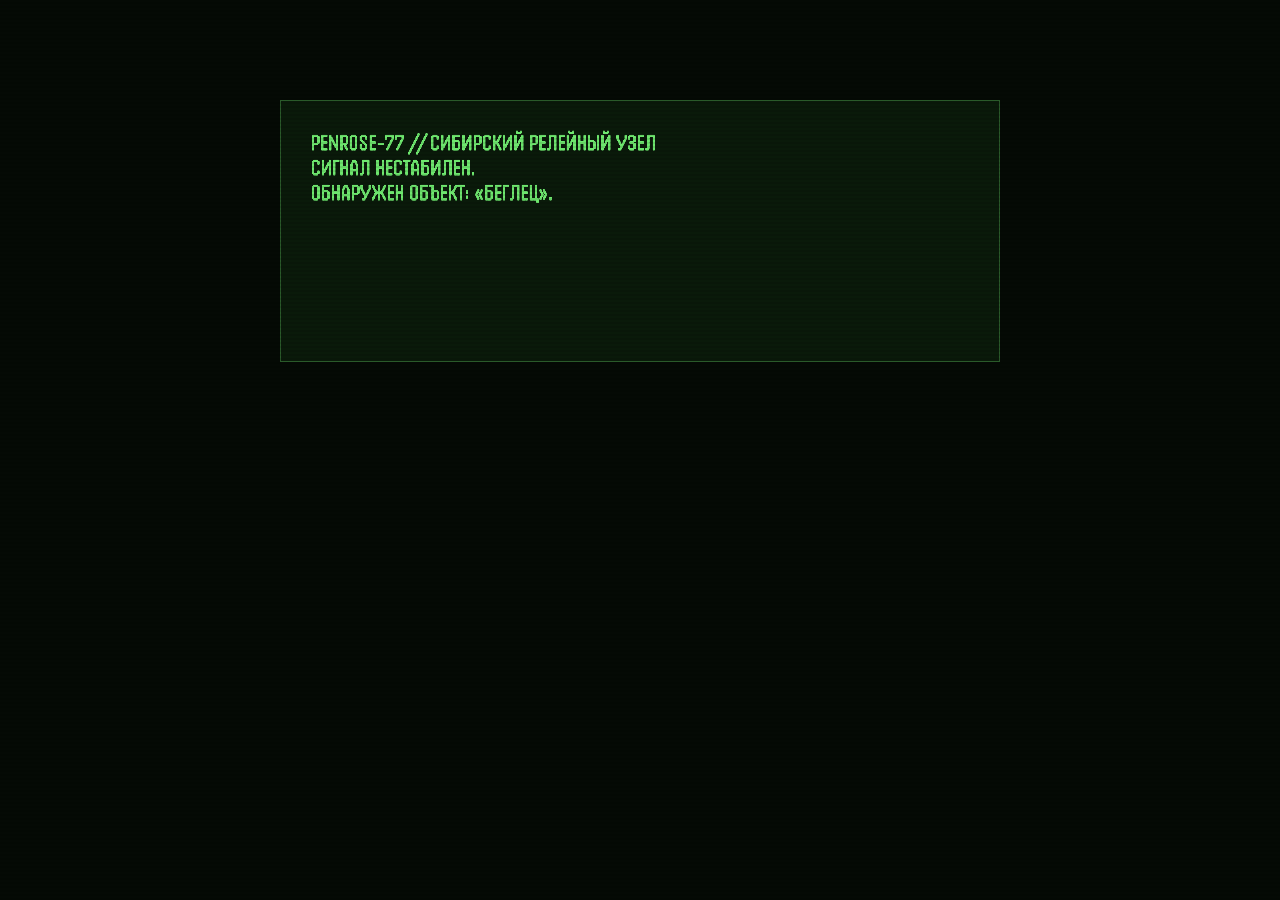
<file: index.html>
<!DOCTYPE html>
<html lang="ru">
<head>
  <meta charset="UTF-8" />
  <meta name="viewport" content="width=device-width, initial-scale=1.0" />
  <title>PENROSE-77: ПОБЕГ В СИБИРЬ</title>
  <link rel="icon" type="image/png" sizes="any" href="assets/img/icon_sait.png">
  <link rel="icon" type="image/png" sizes="64x64" href="assets/img/favicon.png">
  <link rel="shortcut icon" type="image/png" href="assets/img/favicon.png">
  <link rel="apple-touch-icon" href="assets/img/favicon.png">
  <link rel="preconnect" href="https://fonts.googleapis.com">
  <link href="https://fonts.googleapis.com/css2?family=DotGothic16&family=Handjet:wght@400..700&family=Noto+Sans+JP:wght@400;500&family=Press+Start+2P&display=swap" rel="stylesheet">
  <link rel="stylesheet" href="css/base.css?v=33">
  <link rel="stylesheet" href="css/scenes.css?v=33">
  <link rel="stylesheet" href="css/ui.css?v=33">
  <link rel="stylesheet" href="css/effects.css?v=33">
</head>
<body>
  <noscript><style>#loader{display:none}</style></noscript>
  <div id="crt-overlay"></div>

  <!-- Экран загрузки -->
  <div id="loader">
    <img id="loader-icon" src="assets/img/icon_load.png" alt="">
    <div class="loader-bar"><div id="loader-fill"></div></div>
    <p class="loader-text">Пытаемся поймать сигнал…</p>
  </div>

  <!-- Игровое поле: масштабируется и двигается ползунками -->
  <div id="game-root">

  <!-- Аватар: лежит ПОД HUD-панелью, виден через отверстие кольца -->
  <div id="avatar-layer" hidden><img id="avatar" src="assets/img/Vlad-AV.png" alt=""></div>

  <!-- Постоянный UI -->
  <div id="hud" hidden>
    <button id="sound-btn" title="Звук">♪</button>
    <button id="restart-btn" title="Начать сначала">↺</button>
    <button id="notes-btn" title="Память"><img class="hud-icon" src="assets/img/Note.png" alt="Память"></button>
    <div id="inventory"></div>
    <div id="skills">
      <button data-skill="Q" data-label="Рывок" title="Рывок"><img class="hud-icon" src="assets/img/Q.png" alt="Q"></button>
      <button data-skill="W" data-label="Применить" title="Использовать предмет"><img class="hud-icon" src="assets/img/W.png" alt="W"></button>
      <button data-skill="E" data-label="Осмотр" title="Осмотреть предмет"><img class="hud-icon" src="assets/img/E.png" alt="E"></button>
      <button data-skill="R" data-label="Побег" title="ПОБЕГ — используется всего один раз в жизни"><img class="hud-icon" src="assets/img/icon_R.png" alt="R"></button>
    </div>
  </div>

  <!-- Сцена 0 -->
  <section class="scene active" id="scene-boot">
    <div class="crt-window">
      <pre id="boot-text"></pre>
      <div id="boot-input-wrap" hidden>
        <label>ПОЗЫВНОЙ ОБЪЕКТА:</label>
        <input id="callsign" maxlength="20" autocomplete="off" />
        <button id="start-btn" hidden>НАЧАТЬ ПЕРЕДАЧУ</button>
      </div>
      <p id="boot-easter" class="hidden">Обещание уже принято. Лучи ждёт в Сибири.</p>
    </div>
  </section>

  <!-- Сцена 1 -->
  <section class="scene" id="scene-commissariat">
    <div class="room">
      <div class="hotspot" data-id="calendar" title="Календарь" style="left:3%; top:12%; width:11%; height:33%;"></div>
      <div class="hotspot" data-id="photo"    title="Фотография" style="left:14.5%; top:30%; width:5%; height:20%;"></div>
      <div class="hotspot" data-id="mirror"   title="Зеркало" style="left:20%; top:17%; width:11%; height:43%;"></div>
      <div class="hotspot" data-id="radio"    title="Радио" style="left:30.5%; top:52%; width:9%; height:12%;"></div>
      <div class="hotspot" data-id="notice"   title="Повестка" style="left:10%; top:57%; width:14%; height:15%;"></div>
      <div class="hotspot" data-id="door"     title="Дверь" style="left:40%; top:24%; width:16%; height:56%;"></div>
      <div class="hotspot" data-id="safe"     title="Сейф" style="left:61%; top:24%; width:9.5%; height:49%;"></div>
      <div class="hotspot" data-id="window"   title="Окно" style="left:86%; top:7%; width:14%; height:50%;"></div>

      <img class="wall-text" src="assets/img/wall1.png" alt="" style="left:19%; top:5%; transform:rotate(-3deg);">
      <img class="wall-text" src="assets/img/wall5.png" alt="" style="left:44%; top:10%; transform:rotate(1.5deg);">
      <img class="wall-text" src="assets/img/wall2.png" alt="" style="left:31%; top:23%; transform:rotate(-2deg);">
      <img class="wall-text" src="assets/img/wall3.png" alt="" style="left:82%; top:62%;">
      <img class="wall-text hint" id="wall-hint" hidden src="assets/img/wall4.png" alt="" style="left:70%; top:18%; transform:rotate(2deg);">
    </div>
  </section>

  <!-- Сцена 2 -->
  <section class="scene" id="scene-station">
    <div class="station-room">
      <div class="hotspot" id="terminal" title="Терминал" style="left:30%; top:42%; width:9%; height:22%;"></div>
    </div>
    <button id="sleep-btn" class="big-btn" hidden>ЛЕЧЬ СПАТЬ</button>
  </section>

  <!-- Сцена 3 -->
  <section class="scene" id="scene-dream">
    <div id="dream-layer"></div>
    <div id="dream-luchi" aria-hidden="true">
      <div class="luchi-glow"></div>
      <img id="dream-model" src="assets/img/luchi_model.png" alt="">
    </div>
    <div class="dream-eye"><img id="dream-eye-img" src="assets/img/eye_dream.png" alt=""></div>
    <div class="dream-anchors">
      <div class="anchor" data-id="cat" title="Ева-Фунтик — кот, который светит" style="left:20%; top:65%;"><img src="assets/img/icon-catlight.png" alt=""></div>
      <div class="anchor" data-id="dino" title="Дейнозух — смелость и детство" style="left:80%; top:65%;"><img src="assets/img/icon-dino.png" alt=""></div>
      <div class="anchor" data-id="draw" title="Рисование — его собственный голос" style="left:35%; top:56%;"><img src="assets/img/manga.png" alt=""></div>
    </div>
    <div class="s-hint"><b>S</b><span>идти вперёд</span></div>
    <div class="dream-walk">
      <button id="walk-btn" class="hold-btn">ЗАЖМИ S — ИДИ ВПЕРЁД</button>
      <div class="walk-track"><div class="walk-fill" id="walk-fill"></div></div>
      <p class="walk-hint">Держи S или кнопку. Пока якоря не собраны, она уходит вперёд.</p>
    </div>
    <div id="hug-scene" hidden>
      <div class="hug-silhouettes">
        <img src="assets/img/luchi_model.png" alt="">
      </div>
      <p>Я рядом.</p>
      <button id="wake-btn">ПРОСНУТЬСЯ</button>
    </div>
  </section>

  <!-- Сцена 4 -->
  <section class="scene" id="scene-map">
    <div class="map-fog"></div>
    <div class="map-container">
      <button class="map-point" data-point="platform" style="top:80%; left:20%;">Повестка-Экспресс</button>
      <button class="map-point" data-point="road"     style="top:55%; left:40%;">Трасса</button>
      <button class="map-point" data-point="forest"   style="top:40%; left:55%;">Лес</button>
      <button class="map-point" data-point="taiga"    style="top:20%; left:75%;">Тайга</button>
    </div>
  </section>

  <!-- Финал -->
  <section class="scene" id="scene-final">
    <div class="final-room">
      <pre class="final-text">
PENROSE-77 // СИГНАЛ СТАБИЛЕН
ОБЪЕКТ ДОБРАЛСЯ.
ОПЕРАТОР НА МЕСТЕ.
ШАУРМА ГОТОВА.
DUO QUEUE: ОНЛАЙН.</pre>
      <div class="wall-inscription">
        「<span id="secret-word">約束</span>を忘れないで」
      </div>
      <button id="final-restart" onclick="restartFromFinal()">С НАЧАЛА</button>
    </div>
  </section>

  <!-- Модал (диалоги, терминал, код, радио) -->
  <div class="modal" id="modal" hidden>
    <div class="modal-window">
      <div id="modal-content"></div>
      <button id="modal-close">ЗАКРЫТЬ</button>
    </div>
  </div>

  <!-- Панель Память -->
  <div class="modal" id="notes-modal" hidden>
    <div class="modal-window">
      <h3>ПАМЯТЬ</h3>
      <ul id="notes-list"></ul>
      <button id="notes-close">ЗАКРЫТЬ</button>
    </div>
  </div>

  <!-- Концовки -->
  <div class="modal" id="ending-modal" hidden>
    <div class="modal-window ending-window">
      <h2 id="ending-title"></h2>
      <div id="ending-content"></div>
      <div id="ending-actions"></div>
    </div>
  </div>

  <!-- Концовка «Армия» -->
  <div id="army-screen" hidden>
    <div class="army-stage">
      <img id="army-defeat" src="assets/img/defeat.png" alt="DEFEAT">
      <button id="army-restart">ПЕРЕИГРАТЬ</button>
    </div>
  </div>

  <!-- Карточка предмета: взять с собой -->
  <div id="pickup" hidden>
    <div class="pickup-card">
      <img id="pickup-img" alt="">
      <h3 id="pickup-name"></h3>
      <p id="pickup-desc"></p>
      <button id="pickup-take">ВЗЯТЬ С СОБОЙ</button>
    </div>
  </div>

  <!-- Выбор поверх фона -->
  <div id="choice" hidden>
    <img id="forest-paws" src="assets/img/paws_t.png" alt="" hidden>
    <div class="choice-box">
      <p class="choice-text" id="choice-text"></p>
      <div class="choice-buttons" id="choice-buttons"></div>
    </div>
  </div>

  <!-- Тайга: только радио -->
  <div id="taiga-scene" hidden>
    <div class="taiga-radio" id="taiga-radio" title="Радио"></div>
    <button id="taiga-forest">ВЕРНУТЬСЯ В ЛЕС</button>
  </div>

  <!-- Концовка «Тайга» -->
  <div id="taiga-screen" hidden>
    <img id="taiga-bg" src="assets/img/ending-taiga.png" alt="">
    <p class="taiga-caption">Ты свернул не туда. Тайга не отпускает.</p>
    <button id="taiga-restart">ПЕРЕИГРАТЬ</button>
    <button id="taiga-full">С НАЧАЛА</button>
  </div>

  <!-- Концовка «Синхронизация» -->
  <div id="sync-screen" hidden>
    <img src="assets/img/Secret_End.png" alt="">
    <div class="ending-caption">
      <h2>СИНХРОНИЗАЦИЯ 25.02</h2>
      <p>Два сигнала совпали.<br>Обещание выполнено.</p>
    </div>
    <button id="sync-back">ВЕРНУТЬСЯ</button>
    <button id="sync-restart">С НАЧАЛА</button>
  </div>

  <!-- Концовка «Поглотили мысли о Лучи» -->
  <div id="consumed-screen" hidden>
    <img src="assets/img/Luchi_End.png" alt="">
    <div class="ending-caption">
      <h2>ПОГЛОТИЛИ МЫСЛИ О ЛУЧИ</h2>
      <p>Твой силуэт растворяется в буквах.</p>
    </div>
    <button id="consumed-restart">ПЕРЕИГРАТЬ</button>
  </div>

  <!-- Концовка сцены 1 -->
  <div id="penrose-screen" hidden>
    <img src="assets/img/End_Scene1.png" alt="">
    <div class="ending-caption">
      <h2>ТЫ ПОШЁЛ НЕ ТУДА</h2>
      <p>Помехи. Сигнал потерян.</p>
    </div>
    <button id="penrose-restart">С НАЧАЛА</button>
  </div>

  <!-- Просмотр картинки (зеркало, фотография) -->
  <div id="viewer" hidden>
    <div class="viewer-box">
      <img id="viewer-img" alt="">
      <p id="viewer-caption"></p>
    </div>
    <button id="viewer-close">ЗАКРЫТЬ</button>
  </div>

  <!-- Вспышка перед финалом -->
  <div id="flash"></div>
  <div id="end-light-wrap" hidden><img id="end-light" src="assets/img/end_light.gif" alt=""></div>
  <div id="dream-flash"></div>

  </div><!-- /game-root -->

  <!-- Ползунки перемещения при увеличенном масштабе -->
  <div id="pan-controls" hidden>
    <input id="pan-x" type="range" min="-100" max="100" value="0" step="1" aria-label="Влево-вправо">
    <input id="pan-y" type="range" min="-100" max="100" value="0" step="1" aria-label="Вверх-вниз">
  </div>

  <!-- Скрипты -->
  <script>
    // страховка: если какой-то скрипт не загрузился, экран загрузки всё равно уйдёт
    setTimeout(function () {
      var l = document.getElementById('loader');
      if (l && !l.hidden) {
        l.classList.add('done');
        setTimeout(function () { l.hidden = true; }, 600);
      }
    }, 45000);
  </script>
  <script src="js/zoom.js?v=33"></script>
  <script src="js/state.js?v=33"></script>
  <script src="js/scenes.js?v=33"></script>
  <script src="js/inventory.js?v=33"></script>
  <script src="js/notes.js?v=33"></script>
  <script src="js/preload.js?v=33"></script>
  <script src="js/scene0-boot.js?v=33"></script>
  <script src="js/scene1-commissariat.js?v=33"></script>
  <script src="js/scene2-station.js?v=33"></script>
  <script src="js/scene3-dream.js?v=33"></script>
  <script src="js/scene4-map.js?v=33"></script>
  <script src="js/endings.js?v=33"></script>
  <script src="js/final.js?v=33"></script>
  <script src="js/audio.js?v=33"></script>
</body>
</html>
</file>
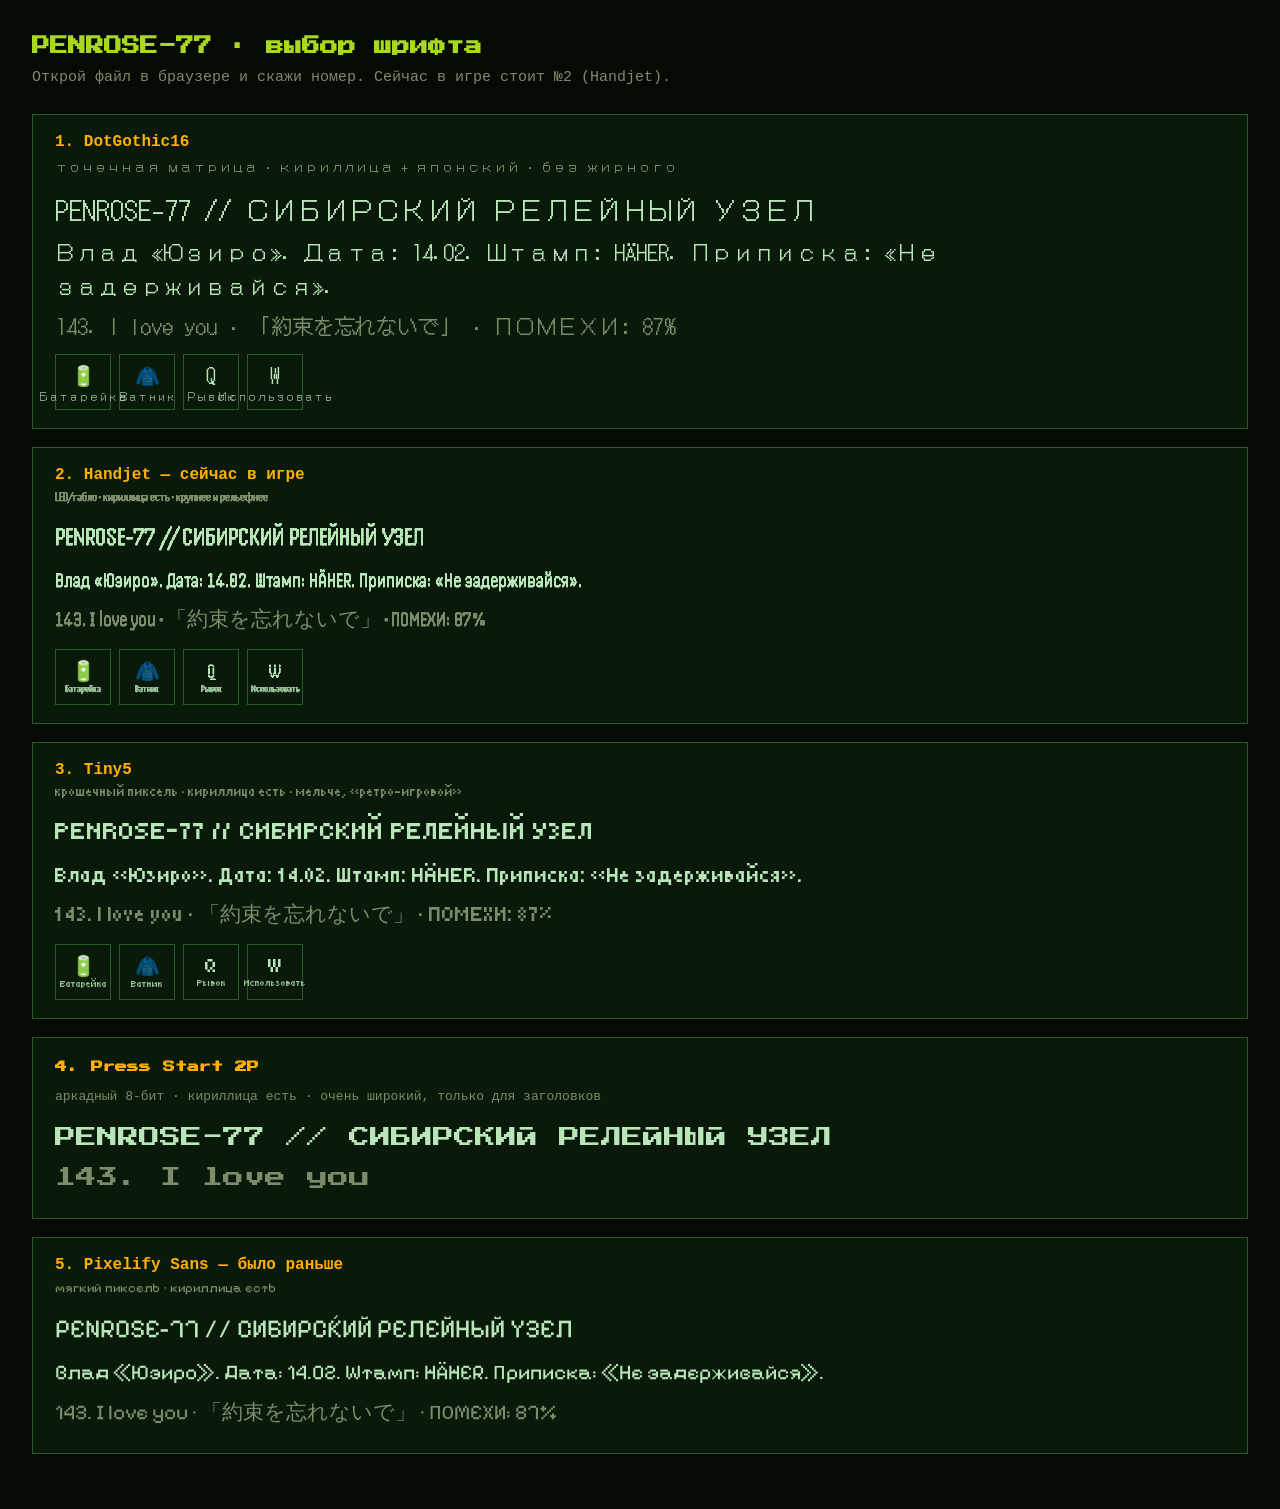
<file: docs/font-preview.html>
<!DOCTYPE html>
<html lang="ru">
<head>
<meta charset="UTF-8">
<title>PENROSE-77 — выбор шрифта</title>
<link rel="preconnect" href="https://fonts.googleapis.com">
<link href="https://fonts.googleapis.com/css2?family=DotGothic16&family=Handjet:wght@400;600&family=Tiny5&family=Press+Start+2P&family=Pixelify+Sans:wght@400..700&display=swap" rel="stylesheet">
<style>
  :root { --bg:#050a05; --ui:#0a1a0a; --border:#2a5a2a; --text:#b8e6b8; --luchi:#a8d820; --amber:#ffb000; }
  * { box-sizing:border-box; margin:0; padding:0; }
  body { background:var(--bg); color:var(--text); padding:32px; font-family:monospace; }
  h1 { font-family:'Press Start 2P'; font-size:18px; color:var(--luchi); margin-bottom:8px; line-height:1.6; }
  .sub { color:#7c8b6a; margin-bottom:28px; font-size:15px; }
  .card { border:1px solid var(--border); background:var(--ui); padding:18px 22px; margin-bottom:18px; }
  .card h2 { font-size:16px; color:var(--amber); font-family:monospace; margin-bottom:6px; }
  .card .meta { font-size:13px; color:#7c8b6a; margin-bottom:12px; }
  .sample { font-size:21px; line-height:1.6; margin:6px 0; }
  .sample.big { font-size:26px; }
  .dim { color:#7c8b6a; }
  .hud { display:flex; gap:8px; align-items:center; font-size:14px; margin-top:12px; }
  .slot { width:56px; height:56px; border:1px solid var(--border); display:flex; flex-direction:column; align-items:center; justify-content:center; }
  .slot b { font-size:20px; font-weight:normal; }
  .slot span { font-size:10px; opacity:.8; }

  .dotgothic { font-family:'DotGothic16', monospace; }
  .handjet { font-family:'Handjet', monospace; font-weight:500; }
  .tiny5 { font-family:'Tiny5', monospace; }
  .press { font-family:'Press Start 2P', monospace; font-size:15px; line-height:1.9; }
  .pixelify { font-family:'Pixelify Sans', monospace; }
</style>
</head>
<body>
  <h1>PENROSE-77 · выбор шрифта</h1>
  <p class="sub">Открой файл в браузере и скажи номер. Сейчас в игре стоит №2 (Handjet).</p>

  <div class="card dotgothic">
    <h2>1. DotGothic16</h2>
    <div class="meta">точечная матрица · кириллица + японский · без жирного</div>
    <div class="sample big">PENROSE-77 // СИБИРСКИЙ РЕЛЕЙНЫЙ УЗЕЛ</div>
    <div class="sample">Влад «Юзиро». Дата: 14.02. Штамп: HÄHER. Приписка: «Не задерживайся».</div>
    <div class="sample dim">143. I love you · 「約束を忘れないで」 · ПОМЕХИ: 87%</div>
    <div class="hud"><div class="slot"><b>🔋</b><span>Батарейка</span></div><div class="slot"><b>🧥</b><span>Ватник</span></div><div class="slot"><b>Q</b><span>Рывок</span></div><div class="slot"><b>W</b><span>Использовать</span></div></div>
  </div>

  <div class="card handjet">
    <h2>2. Handjet — сейчас в игре</h2>
    <div class="meta">LED/табло · кириллица есть · крупнее и рельефнее</div>
    <div class="sample big">PENROSE-77 // СИБИРСКИЙ РЕЛЕЙНЫЙ УЗЕЛ</div>
    <div class="sample">Влад «Юзиро». Дата: 14.02. Штамп: HÄHER. Приписка: «Не задерживайся».</div>
    <div class="sample dim">143. I love you · 「約束を忘れないで」 · ПОМЕХИ: 87%</div>
    <div class="hud"><div class="slot"><b>🔋</b><span>Батарейка</span></div><div class="slot"><b>🧥</b><span>Ватник</span></div><div class="slot"><b>Q</b><span>Рывок</span></div><div class="slot"><b>W</b><span>Использовать</span></div></div>
  </div>

  <div class="card tiny5">
    <h2>3. Tiny5</h2>
    <div class="meta">крошечный пиксель · кириллица есть · мельче, «ретро-игровой»</div>
    <div class="sample big">PENROSE-77 // СИБИРСКИЙ РЕЛЕЙНЫЙ УЗЕЛ</div>
    <div class="sample">Влад «Юзиро». Дата: 14.02. Штамп: HÄHER. Приписка: «Не задерживайся».</div>
    <div class="sample dim">143. I love you · 「約束を忘れないで」 · ПОМЕХИ: 87%</div>
    <div class="hud"><div class="slot"><b>🔋</b><span>Батарейка</span></div><div class="slot"><b>🧥</b><span>Ватник</span></div><div class="slot"><b>Q</b><span>Рывок</span></div><div class="slot"><b>W</b><span>Использовать</span></div></div>
  </div>

  <div class="card press">
    <h2 style="font-family:'Press Start 2P'; font-size:12px;">4. Press Start 2P</h2>
    <div class="meta" style="font-family:monospace; font-size:13px;">аркадный 8-бит · кириллица есть · очень широкий, только для заголовков</div>
    <div class="sample">PENROSE-77 // СИБИРСКИЙ РЕЛЕЙНЫЙ УЗЕЛ</div>
    <div class="sample dim">143. I love you</div>
  </div>

  <div class="card pixelify">
    <h2>5. Pixelify Sans — было раньше</h2>
    <div class="meta">мягкий пиксель · кириллица есть</div>
    <div class="sample big">PENROSE-77 // СИБИРСКИЙ РЕЛЕЙНЫЙ УЗЕЛ</div>
    <div class="sample">Влад «Юзиро». Дата: 14.02. Штамп: HÄHER. Приписка: «Не задерживайся».</div>
    <div class="sample dim">143. I love you · 「約束を忘れないで」 · ПОМЕХИ: 87%</div>
  </div>
</body>
</html>
</file>
<file: css/base.css>
:root {
  --bg: #050a05;
  --green: #6ee66e;
  --amber: #ffb000;
  --red: #ff2a2a;
  --luchi: #a8d820;
  --luchi-2: #f5e642;
  --ui-bg: #0a1a0a;
  --ui-border: #2a5a2a;
  --text: #b8e6b8;
  --hud-h: 90px;
  --font-ui: 'Handjet', 'DotGothic16', monospace;
  --font-head: 'Press Start 2P', 'DotGothic16', monospace;
}

* { box-sizing: border-box; margin: 0; padding: 0; }

html, body {
  height: 100%;
  background: var(--bg);
  color: var(--text);
  font-family: var(--font-ui);
  font-size: 23px;
  font-weight: 500;
  overflow: hidden;
  cursor: default;
  /* пиксельный вид: без сглаживания и синтеза */
  -webkit-font-smoothing: none;
  -moz-osx-font-smoothing: grayscale;
  font-synthesis: none;
  text-rendering: geometricPrecision;
}

pre, code, #boot-text, .final-text, .modal-window pre {
  font-family: var(--font-ui);
}

img, canvas {
  image-rendering: pixelated;
}

#crt-overlay {
  position: fixed;
  inset: 0;
  pointer-events: none;
  z-index: 9000;
  background: repeating-linear-gradient(
    to bottom,
    rgba(0,0,0,0) 0px,
    rgba(0,0,0,0) 2px,
    rgba(0,0,0,0.18) 3px,
    rgba(0,0,0,0) 4px
  );
  animation: crt-flicker 6s infinite;
}

@keyframes crt-flicker {
  0%, 100% { opacity: 0.7; }
  50% { opacity: 0.85; }
}

.scene {
  display: none;
  position: absolute;
  inset: 0;
  padding: 40px;
}
.scene.active { display: block; }

.hidden { display: none !important; }

#game-root {
  position: absolute;
  inset: 0;
  transform-origin: 50% 50%;
  will-change: transform;
}

/* ползунки перемещения при зуме */
#pan-controls {
  position: fixed;
  inset: 0;
  z-index: 9500;
  pointer-events: none;
}
#pan-controls[hidden] { display: none; }
#pan-controls input {
  pointer-events: auto;
  position: fixed;
  accent-color: #a8d820;
  height: 18px;
}
#pan-x {
  left: 50%;
  transform: translateX(-50%);
  bottom: 10px;
  width: min(420px, 60vw);
}
#pan-y {
  right: 10px;
  top: 50%;
  transform: translateY(-50%) rotate(90deg);
  width: min(340px, 50vh);
}

input, button {
  font-family: inherit;
  font-size: inherit;
  background: var(--ui-bg);
  color: var(--green);
  border: 1px solid var(--ui-border);
  padding: 6px 12px;
  cursor: pointer;
}
input { cursor: text; }
button:hover { border-color: var(--green); color: #fff; }

.big-btn {
  font-size: 24px;
  padding: 12px 28px;
  margin-top: 24px;
}

.modal {
  position: fixed;
  inset: 0;
  background: rgba(0,0,0,0.75);
  display: flex;
  align-items: center;
  justify-content: center;
  z-index: 500;
}
.modal[hidden] { display: none; }

/* экран загрузки */
#loader {
  position: fixed;
  inset: 0;
  z-index: 9999;
  background: #050505;
  display: flex;
  flex-direction: column;
  align-items: center;
  justify-content: center;
  gap: 20px;
  transition: opacity 0.6s ease;
}
#loader.done { opacity: 0; pointer-events: none; }
#loader[hidden] { display: none; }
#loader-icon {
  width: clamp(90px, 14vw, 160px);
  height: auto;
  image-rendering: pixelated;
  animation: loader-pulse 1.5s ease-in-out infinite;
  filter: drop-shadow(0 0 22px rgba(168, 216, 32, 0.4));
}
.loader-bar {
  width: min(420px, 70vw);
  height: 10px;
  border: 1px solid rgba(168, 216, 32, 0.4);
  background: rgba(0, 0, 0, 0.6);
}
#loader-fill {
  height: 100%;
  width: 0;
  background: linear-gradient(90deg, #4f8a4f, #a8d820);
  transition: width 0.15s linear;
}
.loader-text {
  color: #a8d820;
  font-family: var(--font-head);
  font-size: 12px;
  letter-spacing: 2px;
  opacity: 0.8;
}

@keyframes loader-pulse {
  0%, 100% { transform: scale(1); opacity: 0.85; }
  50% { transform: scale(1.08); opacity: 1; }
}

.modal-window {
  background: var(--ui-bg);
  border: 1px solid var(--ui-border);
  padding: 24px;
  min-width: 420px;
  max-width: 720px;
  max-height: 80vh;
  overflow-y: auto;
}
#modal-close { margin-top: 14px; }
.modal-window pre {
  white-space: pre-wrap;
  color: var(--text);
  font-family: var(--font-ui);
}
</file>
<file: css/scenes.css>
.crt-window {
  max-width: 720px;
  margin: 60px auto;
  padding: 30px;
  border: 1px solid var(--ui-border);
  background: var(--ui-bg);
}
#boot-text {
  color: var(--green);
  white-space: pre-wrap;
  min-height: 200px;
  font-family: var(--font-ui);
  font-size: 23px;
  letter-spacing: 0.5px;
}
#scene-boot, #boot-input-wrap, #callsign, #start-btn, #boot-easter {
  font-family: var(--font-ui);
}
#boot-input-wrap[hidden] { display: none; }
#boot-input-wrap {
  margin-top: 20px;
  display: flex;
  gap: 12px;
  align-items: center;
}
#boot-easter { color: var(--luchi); margin-top: 16px; }

/* Сцена 1 */
.room {
  position: relative;
  width: 100%;
  height: 100%;
  background:
    url('../assets/img/bg-commissariat.png') center / 100% 100% no-repeat,
    linear-gradient(180deg, #0a0a14 0%, #141424 100%);
  overflow: hidden;
}
.hotspot {
  position: absolute;
  cursor: pointer;
  border-radius: 4px;
}
.wall-text {
  position: absolute;
  pointer-events: none;
  height: clamp(18px, 3.2vh, 40px);
  width: auto;
  opacity: 1;
}
.wall-text.hint {
  opacity: 1;
}

/* Сцена 2 */
#scene-commissariat,
#scene-station,
#scene-dream,
#scene-map,
#scene-final {
  padding: 0;
}

.station-room {
  position: relative;
  width: 100%;
  height: 100%;
  background:
    url('../assets/img/bg-station.png') center / 100% 100% no-repeat,
    linear-gradient(180deg, #100808 0%, #1a1010 100%);
}
/* приглушаем низ кадра: там остаётся артефакт генерации и уходит в темноту */
.station-room::after {
  content: '';
  position: absolute;
  left: 0;
  right: 0;
  bottom: 0;
  height: 18%;
  background: linear-gradient(to top, rgba(5, 10, 5, 0.98) 30%, transparent);
  pointer-events: none;
}
#terminal { font-size: 60px; }
#sleep-btn {
  position: absolute;
  left: 50%;
  bottom: calc(var(--hud-h, 90px) + 24px);
  transform: translateX(-50%);
  margin: 0;
}

/* Сцена 3 */
#scene-dream {
  user-select: none;
  -webkit-user-select: none;
  background:
    url('../assets/img/bg-train.png') center /
      calc(100% * var(--zoom, 1)) calc(100% * var(--zoom, 1)) no-repeat,
    #050505;
  overflow: hidden;
}
body.dream-walking #scene-dream {
  animation: cam-shake 0.42s linear infinite;
}
@keyframes cam-shake {
  0% { transform: translate(0, 0); }
  25% { transform: translate(-3px, 2px); }
  50% { transform: translate(2px, -3px); }
  75% { transform: translate(-2px, -1px); }
  100% { transform: translate(0, 0); }
}
#dream-flash {
  position: fixed;
  inset: 0;
  z-index: 780;
  pointer-events: none;
  opacity: 0;
  background: radial-gradient(circle at 50% 60%,
    rgba(120, 0, 0, 0.55) 0%,
    rgba(80, 0, 0, 0.9) 70%,
    rgba(30, 0, 0, 0.95) 100%);
}
#dream-flash.on {
  animation: dream-red 0.7s ease-out;
}
@keyframes dream-red {
  0% { opacity: 0; }
  35% { opacity: 1; }
  100% { opacity: 0.9; }
}
#dream-layer {
  position: absolute;
  inset: 0;
  overflow: hidden;
}
.dream-text {
  position: absolute;
  color: var(--luchi);
  font-family: var(--font-head);
  font-size: 26px;
  opacity: 0.88;
  white-space: nowrap;
  pointer-events: none;
  animation: dream-fade 3s ease-out, dream-glitch 2.2s steps(2) infinite;
  will-change: transform, opacity, filter;
}
@keyframes dream-fade {
  0% { opacity: 0; transform: scale(0.8); }
  20% { opacity: 0.9; }
  100% { opacity: 0.75; }
}
@keyframes dream-glitch {
  0%, 100% { transform: translate(0, 0); filter: none; }
  8% { transform: translate(-3px, 1px); opacity: 0.55; filter: blur(0.4px); }
  16% { transform: translate(4px, -2px); opacity: 0.95; }
  27% { transform: translate(-2px, -1px) skewX(2deg); opacity: 0.7; }
  41% { transform: translate(3px, 2px); opacity: 0.9; filter: hue-rotate(18deg); }
  55% { transform: translate(-4px, 0) skewX(-2deg); opacity: 0.6; }
  68% { transform: translate(2px, -2px); opacity: 0.95; }
  82% { transform: translate(-1px, 1px); opacity: 0.75; filter: blur(0.3px); }
  91% { transform: translate(3px, 0); opacity: 0.85; filter: hue-rotate(-14deg); }
}
.dream-eye {
  position: absolute;
  top: 24%;
  right: 5%;
  left: auto;
  width: 16vw;
  max-width: 210px;
  transform: rotate(-4deg);
  filter:
    brightness(0.42) saturate(0.9)
    drop-shadow(0 0 18px rgba(120, 160, 20, 0.25));
  opacity: 0.85;
  z-index: 1;
  cursor: pointer;
}
.dream-eye img {
  display: block;
  width: 100%;
  pointer-events: none;
}
.dream-eye::after { content: none; }
.dream-anchors {
  position: absolute;
  inset: 0;
  z-index: 3;
  pointer-events: none;
}
.anchor {
  position: absolute;
  transform: translate(-50%, -50%);
  font-size: 46px;
  cursor: pointer;
  pointer-events: auto;
  opacity: 0.72;
  filter: brightness(0.8);
  transition: transform 0.15s, filter 0.15s, opacity 0.15s;
}
.anchor img {
  display: block;
  width: 96px;
  height: 96px;
  object-fit: contain;
  image-rendering: pixelated;
  pointer-events: none;
}
.anchor:hover { transform: translate(-50%, -50%) scale(1.2); filter: brightness(1.4); opacity: 1; }
.anchor.picked { opacity: 0.3; pointer-events: none; }

#hug-scene[hidden] { display: none; }
#hug-scene {
  position: absolute;
  inset: 0;
  display: flex;
  flex-direction: column;
  align-items: center;
  justify-content: center;
  background: rgba(0,0,0,0.9);
  z-index: 10;
}
.hug-silhouettes {
  display: flex;
  align-items: flex-end;
  gap: 10px;
  filter: drop-shadow(0 0 20px var(--luchi));
}
.hug-silhouettes img {
  height: 42vh;
  width: auto;
  filter: brightness(0.55) contrast(1.1) drop-shadow(0 0 18px rgba(168, 216, 32, 0.35));
}

/* Сцена 4 */
#scene-map { padding: 0; }
.map-container {
  position: relative;
  width: 100%;
  height: 100%;
  background:
    url('../assets/img/bg-map.png') center / cover no-repeat,
    radial-gradient(circle at 80% 20%, rgba(168,216,32,0.15), transparent 40%),
    #0a1a0a;
}
.map-fog {
  position: absolute;
  inset: 0;
  background: radial-gradient(circle at 75% 25%, transparent 20%, rgba(0,0,0,0.85) 60%);
  pointer-events: none;
}
.map-point {
  position: absolute;
  transform: translate(-50%, -50%);
  padding: 10px 18px;
  background: rgba(0,0,0,0.6);
  border: 1px solid var(--luchi);
  color: var(--luchi);
  cursor: pointer;
  z-index: 2;
}
.map-point:hover { background: rgba(168,216,32,0.2); }

/* Финал */
.final-room {
  position: relative;
  width: 100%;
  height: 100%;
  background:
    url('../assets/img/bg-final.png') center / 100% 100% no-repeat,
    linear-gradient(180deg, #0a0a1e 0%, #1a1028 100%);
  display: flex;
  flex-direction: column;
  align-items: center;
  justify-content: center;
}
.window-moon {
  position: absolute;
  top: 8%;
  left: 10%;
  width: 220px;
  height: 160px;
  background: radial-gradient(circle at 30% 30%, #f5e6a8, #c4b478 60%, transparent 70%);
  border: 2px solid var(--ui-border);
  box-shadow: 0 0 60px rgba(245,230,168,0.4);
}
.final-silhouettes {
  font-size: 120px;
  filter: drop-shadow(0 0 30px var(--luchi));
}
.final-text {
  position: absolute;
  right: 3%;
  top: 6%;
  left: auto;
  bottom: auto;
  font-family: var(--font-ui);
  font-size: 20px;
  color: var(--green);
  text-align: right;
  margin: 0;
  white-space: pre-wrap;
  opacity: 0.8;
  text-shadow: 0 0 12px rgba(0, 0, 0, 0.95), 0 0 3px #000;
}
.wall-inscription {
  position: absolute;
  right: 4%;
  bottom: calc(var(--hud-h, 90px) + 18px);
  color: #5e241c;
  font-family: 'Press Start 2P', monospace;
  font-size: 14px;
  opacity: 0.65;
}
#secret-word { cursor: pointer; transition: color 0.2s; }
#secret-word:hover { color: var(--luchi); }

/* Радио */
.radio-row {
  display: flex;
  align-items: center;
  justify-content: center;
  gap: 12px;
  margin-top: 12px;
  user-select: none;
  -webkit-user-select: none;
}
.radio-row button {
  min-width: 46px;
  padding: 0.45em 0.7em;
  font-size: 16px;
  touch-action: manipulation;
}
.radio-row span {
  font-family: var(--font-head);
  font-size: 22px;
  color: var(--luchi);
  min-width: 130px;
  text-align: center;
}
.meter {
  height: 12px;
  border: 1px solid var(--ui-border);
  background: #0a1a0a;
  margin-top: 12px;
}
.meter-fill {
  height: 100%;
  width: 0%;
  background: var(--amber);
  transition: width 0.1s linear;
}
.meter-fill.ok { background: var(--amber); }
#radio-status { margin-top: 8px; color: var(--text); }
.radio-scratch {
  margin-top: 8px;
  font-size: 16px;
  color: #7c8b6a;
}

#modal.forest-bg {
  background:
    rgba(3, 6, 5, 0.72)
    url('../assets/img/bg-forest.png') center / cover no-repeat;
}
#modal.taiga-bg {
  background:
    rgba(3, 6, 5, 0.72)
    url('../assets/img/bg-taiga.png') center / cover no-repeat;
}
#modal.road-bg {
  background:
    rgba(3, 6, 5, 0.72)
    url('../assets/img/bg-road.png') center / cover no-repeat;
}
#modal.forest-bg::before,
#modal.taiga-bg::before,
#modal.road-bg::before {
  content: '';
  position: absolute;
  inset: 0;
  background: rgba(3, 6, 5, 0.55);
  pointer-events: none;
}
#modal.forest-bg::after,
#modal.taiga-bg::after,
#modal.road-bg::after {
  content: '';
  position: absolute;
  left: 0;
  right: 0;
  bottom: 0;
  height: 16%;
  background: linear-gradient(to top, rgba(3, 6, 5, 0.95), transparent);
  pointer-events: none;
}
#modal.forest-bg .modal-window,
#modal.taiga-bg .modal-window,
#modal.road-bg .modal-window {
  position: relative;
  z-index: 1;
}

.scene-image {
  display: block;
  margin: 0 auto 12px;
  max-width: 100%;
  max-height: 52vh;
  image-rendering: pixelated;
}

.radio-scene {
  display: block;
  margin: 0 auto 12px;
  max-width: 100%;
  max-height: 30vh;
  image-rendering: pixelated;
}

/* комната без фотографии на стене */
.room.no-photo {
  background:
    url('../assets/img/bg-commissariat-wthoutPhoto.png') center / 100% 100% no-repeat,
    linear-gradient(180deg, #0a0a14 0%, #141424 100%);
}

/* карточка найденного предмета */
#pickup {
  position: fixed;
  inset: 0;
  z-index: 760;
  background: rgba(0, 0, 0, 0.78);
  display: flex;
  align-items: center;
  justify-content: center;
}
#pickup[hidden] { display: none; }
.pickup-card {
  width: min(420px, 86vw);
  background: rgba(5, 10, 5, 0.92);
  border: 1px solid var(--ui-border);
  padding: 20px;
  text-align: center;
}
#pickup-img {
  display: block;
  margin: 0 auto 14px;
  max-width: 100%;
  max-height: 44vh;
  image-rendering: pixelated;
}
#pickup-name {
  color: var(--luchi);
  font-size: 22px;
  margin-bottom: 8px;
}
#pickup-desc {
  color: var(--text);
  opacity: 0.85;
  margin-bottom: 16px;
  font-size: 16px;
}
#pickup-take {
  font-size: 18px;
  padding: 8px 20px;
}

/* просмотр изображения (зеркало, фотография) */
#viewer {
  position: fixed;
  inset: 0;
  z-index: 700;
  background: rgba(0, 0, 0, 0.9);
  display: flex;
  align-items: center;
  justify-content: center;
}
#viewer[hidden] { display: none; }
.viewer-box {
  display: flex;
  flex-direction: column;
  align-items: center;
  gap: 10px;
  max-width: 90vw;
}
#viewer-img {
  max-width: 86vw;
  max-height: 70vh;
  image-rendering: pixelated;
  box-shadow: 0 0 70px rgba(0, 0, 0, 0.9);
}
#viewer-caption {
  color: var(--text);
  text-align: center;
  max-width: 78vw;
  font-size: 17px;
  opacity: 0.85;
}
#viewer-caption:empty { display: none; }
#viewer-close {
  position: absolute;
  top: 20px;
  right: 24px;
}

/* вспышка янтарного света перед финалом */
#flash {
  position: fixed;
  inset: 0;
  z-index: 800;
  pointer-events: none;
  opacity: 0;
  background: radial-gradient(circle at 50% 62%,
    #ffe6a8 0%,
    #ffb02a 26%,
    #a35400 54%,
    rgba(50, 25, 0, 0) 78%);
}
body.flashing #flash {
  animation: amber-flash 2.6s ease-in forwards;
}
body.flashing .scene.active {
  animation: scene-glitch 2.6s steps(3) forwards;
}
@keyframes amber-flash {
  0% { opacity: 0; transform: scale(0.35); }
  30% { opacity: 1; transform: scale(1); }
  65% { opacity: 1; transform: scale(1.05); }
  100% { opacity: 0; transform: scale(1.2); }
}
@keyframes scene-glitch {
  0%, 100% { filter: none; }
  25% { filter: hue-rotate(18deg) contrast(1.15); }
  50% { filter: invert(0.06) hue-rotate(-22deg); }
  75% { filter: blur(1px) hue-rotate(8deg); }
}

/* подсказка «S — идти» */
.s-hint {
  position: absolute;
  right: 26px;
  bottom: calc(var(--hud-h, 90px) + 18px);
  z-index: 4;
  display: flex;
  align-items: center;
  gap: 8px;
  font-size: 15px;
  color: rgba(168, 216, 32, 0.5);
  pointer-events: none;
}
.s-hint b {
  display: inline-block;
  border: 1px solid rgba(168, 216, 32, 0.45);
  padding: 2px 8px;
  font-family: var(--font-head);
  font-size: 14px;
  animation: s-pulse 1.6s ease-in-out infinite;
}
@keyframes s-pulse {
  0%, 100% { transform: translateY(0); opacity: 0.55; }
  50% { transform: translateY(-4px); opacity: 1; }
}

/* карта квадратом */
#scene-map {
  display: none;
  align-items: center;
  justify-content: center;
}
#scene-map.active {
  display: flex;
}
.map-container {
  width: min(92vh, 92vw);
  height: auto;
  aspect-ratio: 1 / 1;
}
.map-point.locked {
  pointer-events: none;
  opacity: 1;
}
.map-point.current {
  animation: point-pulse 2.2s ease-in-out infinite;
}
@keyframes point-pulse {
  0%, 100% { box-shadow: 0 0 0 rgba(168, 216, 32, 0); }
  50% { box-shadow: 0 0 18px rgba(168, 216, 32, 0.55); }
}

/* выбор поверх фона, без окна */
#choice {
  position: fixed;
  inset: 0;
  z-index: 90;
  background: #000 center / cover no-repeat;
  display: flex;
  align-items: flex-end;
  justify-content: center;
  padding: 0 0 calc(var(--hud-h, 90px) + 18px);
}
#choice[hidden] { display: none; }
#choice::before {
  content: '';
  position: absolute;
  inset: 0;
  background: linear-gradient(to top, rgba(0, 0, 0, 0.6), rgba(0, 0, 0, 0.04) 45%, rgba(0, 0, 0, 0.18));
  pointer-events: none;
}
.choice-box {
  position: relative;
  z-index: 1;
  width: min(720px, 82vw);
  background: rgba(5, 10, 5, 0.32);
  border: 1px solid rgba(120, 150, 110, 0.35);
  padding: 10px 16px;
  backdrop-filter: blur(2px);
}
.choice-text {
  color: var(--text);
  margin-bottom: 10px;
  white-space: pre-wrap;
  font-size: 20px;
  opacity: 0.92;
}
.choice-buttons {
  display: flex;
  gap: 10px;
  flex-wrap: wrap;
}
.choice-buttons button {
  background: rgba(255, 255, 255, 0.14);
  border: 1px solid rgba(255, 255, 255, 0.5);
}
.choice-buttons button:hover {
  background: rgba(255, 255, 255, 0.3);
  color: #fff;
}
.choice-buttons button.paw::after {
  content: ' 🐾';
  font-size: 0.9em;
}

/* лапки на тропе — только после фонарика */
#forest-paws {
  position: absolute;
  height: 16vh;
  width: auto;
  pointer-events: none;
  z-index: 1;
  opacity: 0.92;
  transform-origin: center;
  filter: drop-shadow(0 0 10px rgba(168, 216, 32, 0.25));
}
#forest-paws.p-left { left: 21%; top: 72%; transform: rotate(-26deg); }
#forest-paws.p-middle { left: 45%; top: 74%; transform: rotate(-2deg); }
#forest-paws.p-right { left: 72%; top: 72%; transform: rotate(26deg); }

/* тайга: только фон и радио */
#taiga-scene {
  position: fixed;
  inset: 0;
  z-index: 90;
  background: url('../assets/img/bg-taiga.png') center / cover no-repeat;
}
#taiga-scene[hidden] { display: none; }
.taiga-radio {
  position: absolute;
  left: 46%;
  top: 50%;
  width: 12%;
  height: 18%;
  cursor: pointer;
}
#taiga-forest {
  position: absolute;
  left: 3%;
  bottom: calc(var(--hud-h, 90px) + 14px);
  padding: 0.45em 1em;
  background: rgba(10, 15, 10, 0.55);
  border: 1px solid rgba(200, 170, 90, 0.55);
  color: #d8c9a0;
  font-family: var(--font-head);
  font-size: clamp(7px, 0.75vw, 11px);
  z-index: 1;
}
#taiga-forest:hover { color: #fff; }

/* концовка «Тайга» */
#taiga-screen {
  position: fixed;
  inset: 0;
  z-index: 600;
  background: #000;
  display: flex;
  align-items: center;
  justify-content: center;
}
#taiga-screen[hidden] { display: none; }
#taiga-bg {
  position: absolute;
  inset: 0;
  width: 100%;
  height: 100%;
  object-fit: cover;
}
#taiga-restart,
#taiga-full {
  position: absolute;
  top: 66%;
  z-index: 1;
  padding: 0.55em 1.3em;
  background: rgba(10, 20, 10, 0.55);
  border: 1px solid #c9a24a;
  color: #f3d27a;
  font-family: var(--font-head);
  font-size: clamp(9px, 1vw, 14px);
  letter-spacing: 1px;
  box-shadow: 0 0 16px rgba(0, 0, 0, 0.6);
}
.taiga-caption {
  position: absolute;
  top: 16%;
  width: 100%;
  text-align: center;
  z-index: 1;
  color: #e0d3b0;
  font-size: 20px;
  opacity: 0.9;
  text-shadow: 0 2px 10px #000, 0 0 3px #000;
}
#taiga-restart { left: 26%; }
#taiga-full { right: 26%; }
#taiga-restart,
#taiga-full { top: auto; bottom: 8%; }
#taiga-restart:hover,
#taiga-full:hover { color: #fff; }

/* концовки «Синхронизация» и «Поглотили мысли» */
#sync-screen,
#consumed-screen {
  position: fixed;
  inset: 0;
  z-index: 600;
  background: #000;
  display: flex;
  align-items: center;
  justify-content: center;
}
#sync-screen[hidden],
#consumed-screen[hidden] { display: none; }
#sync-screen img,
#consumed-screen img {
  position: absolute;
  inset: 0;
  width: 100%;
  height: 100%;
  object-fit: cover;
  opacity: 0.9;
}
.ending-caption {
  position: absolute;
  bottom: 10%;
  width: 100%;
  text-align: center;
  z-index: 1;
  color: #e8dcc0;
  text-shadow: 0 2px 12px #000, 0 0 3px #000;
}
.ending-caption h2 {
  font-family: var(--font-head);
  font-size: clamp(14px, 2vw, 26px);
  color: #f3d27a;
  margin-bottom: 8px;
}
.ending-caption p { opacity: 0.85; }
#sync-back,
#sync-restart,
#consumed-restart {
  position: absolute;
  bottom: 4%;
  z-index: 1;
  padding: 0.5em 1.2em;
  background: rgba(10, 10, 10, 0.6);
  border: 1px solid #c9a24a;
  color: #f3d27a;
  font-family: var(--font-head);
  font-size: clamp(9px, 0.95vw, 13px);
}
#sync-back { left: 18%; }
#sync-restart { right: 18%; }
#consumed-restart { left: 50%; transform: translateX(-50%); top: 30%; bottom: auto; }
#consumed-screen .ending-caption { top: 2%; bottom: auto; }
#sync-screen .ending-caption { top: 8%; bottom: auto; }

/* концовка сцены 1 */
#penrose-screen {
  position: fixed;
  inset: 0;
  z-index: 600;
  background: #000;
  display: flex;
  align-items: center;
  justify-content: center;
}
#penrose-screen[hidden] { display: none; }
#penrose-screen img {
  position: absolute;
  inset: 0;
  width: 100%;
  height: 100%;
  object-fit: cover;
}
#penrose-screen .ending-caption { top: 8%; bottom: auto; }
#penrose-restart {
  position: absolute;
  top: 26%;
  left: 50%;
  transform: translateX(-50%);
  z-index: 1;
  padding: 0.5em 1.3em;
  background: rgba(10, 10, 10, 0.6);
  border: 1px solid #c9a24a;
  color: #f3d27a;
  font-family: var(--font-head);
  font-size: clamp(9px, 1vw, 14px);
}
#penrose-restart:hover { color: #fff; }

#final-restart {
  position: absolute;
  right: 3%;
  top: calc(6% + 160px);
  bottom: auto;
  padding: 0.4em 1em;
  background: rgba(10, 10, 10, 0.55);
  border: 1px solid rgba(200, 170, 90, 0.7);
  color: #f3d27a;
  font-family: var(--font-head);
  font-size: clamp(8px, 0.8vw, 12px);
  z-index: 5;
  pointer-events: auto;
  cursor: pointer;
}

/* свет в финале — только как переход из тайги */
#end-light-wrap {
  position: fixed;
  inset: 0;
  z-index: 790;
  pointer-events: none;
}
#end-light-wrap[hidden] { display: none; }
#end-light {
  width: 100%;
  height: 100%;
  object-fit: cover;
  display: block;
}

/* отступ у кнопки открытия сейфа */
#safe-open { margin-left: 24px; }
.safe-row {
  display: flex;
  flex-direction: row;
  align-items: center;
  gap: 18px;
  margin-top: 10px;
}
#safe-code {
  width: 150px;
  flex: none;
  font-size: 22px;
  padding: 8px 10px;
  letter-spacing: 3px;
}
#safe-code::placeholder {
  font-size: 15px;
  letter-spacing: 1px;
}
#safe-open { margin-left: 0; }

/* Сцена 3 — фигура Лучи в конце коридора */
#dream-luchi {
  position: absolute;
  left: 50%;
  top: 45%;
  width: 240px;
  height: 440px;
  transform: translate(-50%, -50%) scale(0.62);
  transform-origin: center;
  transition: transform 0.12s linear, opacity 0.2s linear;
  z-index: 2;
  pointer-events: none;
  display: flex;
  align-items: center;
  justify-content: center;
}
#dream-model {
  height: 100%;
  width: auto;
  max-width: none;
  filter: drop-shadow(0 0 24px rgba(168, 216, 32, 0.35));
}
.luchi-glow {
  position: absolute;
  inset: -70px;
  background: radial-gradient(ellipse at center,
    rgba(168, 216, 32, 0.40),
    rgba(168, 216, 32, 0.10) 50%,
    transparent 72%);
  filter: blur(8px);
  animation: luchi-breathe 3.2s ease-in-out infinite;
}
.luchi-body {
  font-size: 190px;
  line-height: 1;
  color: var(--luchi);
  text-shadow: 0 0 24px rgba(168, 216, 32, 0.9), 0 0 60px rgba(245, 230, 66, 0.45);
  filter: blur(0.4px);
}#dream-luchi.frozen .luchi-glow {
  background: radial-gradient(ellipse at center,
    rgba(245, 230, 66, 0.55),
    rgba(168, 216, 32, 0.18) 50%,
    transparent 72%);
}
@keyframes luchi-breathe {
  0%, 100% { opacity: 0.8; }
  50% { opacity: 1; }
}

/* Сцена 3 — ходьба с зажатием */
.dream-walk {
  position: absolute;
  left: 24px;
  bottom: calc(var(--hud-h, 90px) + 24px);
  width: 260px;
  z-index: 5;
  display: flex;
  flex-direction: column;
  gap: 6px;
}
.hold-btn {
  font-size: 16px;
  padding: 10px 12px;
  border: 1px solid var(--luchi);
  color: var(--luchi);
  background: rgba(10, 26, 10, 0.85);
  user-select: none;
  touch-action: none;
}
.hold-btn.holding {
  background: rgba(168, 216, 32, 0.2);
  color: #fff;
}
.walk-track {
  height: 10px;
  border: 1px solid var(--ui-border);
  background: #0a1a0a;
}
.walk-fill {
  height: 100%;
  width: 0%;
  background: linear-gradient(90deg, var(--green), var(--luchi));
  transition: width 0.1s linear;
}
.walk-hint {
  font-size: 14px;
  color: var(--text);
  opacity: 0.6;
  line-height: 1.2;
}
</file>
<file: css/ui.css>
#hud {
  position: fixed;
  left: 50%;
  bottom: 0;
  transform: translateX(-50%);
  width: min(940px, 94vw);
  aspect-ratio: 691 / 131;
  height: auto;
  padding: 0;
  background: url('../assets/img/hud.png') center / 100% 100% no-repeat;
  image-rendering: pixelated;
  filter: drop-shadow(0 -2px 10px rgba(0, 0, 0, 0.55));
  z-index: 100;
}
#hud[hidden] { display: none; }

#avatar-layer[hidden] { display: none; }
#avatar-layer {
  position: fixed;
  left: 50%;
  bottom: 0;
  transform: translateX(-50%);
  width: min(940px, 94vw);
  aspect-ratio: 691 / 131;
  z-index: 99;
  pointer-events: none;
}
#avatar {
  position: absolute;
  left: 0.6%;
  top: 22.5%;
  width: 12%;
  height: 63.4%;
  border-radius: 50%;
  object-fit: cover;
  image-rendering: pixelated;
}

#notes-btn,
#sound-btn,
#restart-btn {
  position: absolute;
  border: 0;
  background: transparent;
  padding: 0;
  line-height: 1;
  font-size: clamp(11px, 1.25vw, 19px);
  overflow: hidden;
}
.hud-icon {
  display: block;
  width: 100%;
  height: 100%;
  object-fit: contain;
  image-rendering: pixelated;
}
#notes-btn { left: 22.87%; top: 21.4%; width: 6.65%; height: 38.2%; color: var(--text); font-size: clamp(7px, 0.7vw, 11px); letter-spacing: 0; }
#sound-btn { left: 0.9%; top: 72%; width: 4.2%; height: 21%; color: var(--text); opacity: 0.85; font-size: clamp(12px, 1.1vw, 17px); }
#restart-btn { left: 8.2%; top: 72%; width: 4.2%; height: 21%; color: var(--red); font-size: clamp(12px, 1.1vw, 17px); }
#sound-btn.off {
  opacity: 0.35;
  text-decoration: line-through;
}
#inventory {
  position: absolute;
  left: 75.4%;
  top: 14.5%;
  width: 15.9%;
  height: 57.3%;
  display: grid;
  grid-template-columns: repeat(3, 1fr);
  grid-template-rows: repeat(2, 1fr);
  gap: 1px;
}
.slot {
  width: auto;
  height: auto;
  border: 1px solid rgba(120, 150, 110, 0.16);
  background: rgba(0, 0, 0, 0.12);
  display: flex;
  flex-direction: column;
  align-items: center;
  justify-content: center;
  cursor: pointer;
  position: relative;
  transition: box-shadow 0.15s, background 0.15s;
}
.slot:hover {
  background: rgba(168, 216, 32, 0.08);
}
.slot.selected {
  box-shadow: inset 0 0 0 1px var(--luchi), 0 0 10px rgba(168, 216, 32, 0.35);
}
.slot.worn {
  box-shadow: inset 0 0 0 1px rgba(168, 216, 32, 0.7);
}
.slot.worn .name {
  color: var(--luchi);
}
.slot .key {
  position: absolute;
  top: 2px;
  left: 4px;
  font-size: 10px;
  color: var(--text);
  opacity: 0.6;
}
.slot .ico {
  display: flex;
  align-items: center;
  justify-content: center;
  width: 100%;
  height: 100%;
  font-size: clamp(11px, 1.1vw, 18px);
  line-height: 1;
}
.ico-img {
  max-width: 86%;
  max-height: 86%;
  object-fit: contain;
  image-rendering: pixelated;
}
.ico-emoji {
  font-style: normal;
  display: inline;
}
.ico-img + .ico-emoji {
  display: none;
}
.slot .name {
  display: none;
}
.slot.worn::after {
  content: '✓';
  position: absolute;
  top: 1px;
  right: 4px;
  font-size: 11px;
  color: var(--luchi);
}

.item-tip {
  position: fixed;
  z-index: 9001;
  pointer-events: none;
  background: rgba(5, 10, 5, 0.97);
  border: 1px solid var(--ui-border);
  padding: 8px 10px;
  max-width: 250px;
  display: flex;
  flex-direction: column;
  gap: 3px;
  box-shadow: 0 0 18px rgba(168, 216, 32, 0.15);
}
.item-tip[hidden] { display: none; }
.item-tip b { color: var(--luchi); font-weight: normal; }
.item-tip span { color: var(--text); font-size: 16px; }
.item-tip i { color: #7c8b6a; font-size: 12px; font-style: normal; }

#skills {
  position: absolute;
  left: 29.52%;
  top: 21.4%;
  width: 30.1%;
  height: 38.2%;
  display: flex;
  gap: 0;
}
#skills button {
  position: relative;
  flex: 1;
  width: auto;
  height: auto;
  border: 1px solid rgba(120, 150, 110, 0.16);
  background: transparent;
  color: #4f8a4f;
  font-size: clamp(12px, 1.25vw, 19px);
  padding: 0;
  display: flex;
  align-items: center;
  justify-content: center;
  font-family: var(--font-head);
}
#skills button:hover {
  color: #9fe09f;
  background: rgba(168, 216, 32, 0.06);
}
#skills button::after {
  content: attr(data-label);
  position: absolute;
  left: 50%;
  bottom: 5%;
  transform: translateX(-50%);
  font-size: clamp(5px, 0.5vw, 8px);
  font-family: var(--font-ui);
  color: var(--text);
  opacity: 0.65;
  white-space: nowrap;
  pointer-events: none;
  display: none;
}

#notes-list {
  list-style: none;
  margin-top: 12px;
}
#notes-list li {
  padding: 6px 0;
  border-bottom: 1px dashed var(--ui-border);
}

.ending-window {
  text-align: center;
}
#ending-title {
  color: var(--amber);
  margin-bottom: 16px;
  font-family: var(--font-head);
  font-size: 20px;
}
#ending-actions {
  margin-top: 20px;
  display: flex;
  gap: 12px;
  justify-content: center;
  flex-wrap: wrap;
}

#restart-btn:hover { text-shadow: 0 0 8px var(--red); }
#notes-btn:hover, #sound-btn:hover { text-shadow: 0 0 8px rgba(168, 216, 32, 0.7); }

/* Концовка «Армия» */
#army-screen {
  position: fixed;
  inset: 0;
  background: #000 url('../assets/img/Ending_Arm.png') center / cover no-repeat;
  z-index: 600;
  display: flex;
  align-items: flex-start;
  justify-content: center;
  padding-top: 5vh;
}
#army-screen[hidden] { display: none; }
#army-screen::before {
  content: '';
  position: absolute;
  inset: 0;
  background: rgba(0, 0, 0, 0.55);
  pointer-events: none;
}
.army-stage {
  position: relative;
  width: min(520px, 58vw);
  z-index: 1;
}
#army-defeat {
  display: block;
  width: 100%;
  image-rendering: pixelated;
  filter: drop-shadow(0 0 28px rgba(255, 40, 40, 0.35));
}
#army-boy { display: none; }
#army-restart {
  position: absolute;
  left: 50%;
  top: calc(94% + 3px);
  transform: translate(-50%, -50%);
  padding: 0;
  background: transparent;
  border: 0;
  color: #f3d27a;
  font-family: var(--font-head);
  font-size: clamp(7px, 0.72vw, 10px);
  letter-spacing: 1px;
  text-shadow: 0 0 8px rgba(255, 60, 40, 0.7);
}
#army-restart:hover {
  color: #fff;
  box-shadow: 0 0 26px rgba(255, 80, 60, 0.55);
}
</file>
<file: css/effects.css>
.glitch {
  animation: glitch 0.4s linear;
}
@keyframes glitch {
  0%   { transform: translate(0); text-shadow: none; }
  20%  { transform: translate(-3px, 1px); text-shadow: 2px 0 var(--red), -2px 0 var(--luchi); }
  40%  { transform: translate(3px, -1px); text-shadow: -2px 0 var(--red), 2px 0 var(--luchi); }
  60%  { transform: translate(-2px, 2px); text-shadow: 2px 0 var(--red), -2px 0 var(--luchi); }
  100% { transform: translate(0); text-shadow: none; }
}

@keyframes shake {
  0%, 100% { transform: translateX(0); }
  25% { transform: translateX(-4px); }
  75% { transform: translateX(4px); }
}
.shake { animation: shake 0.3s; }
</file>
